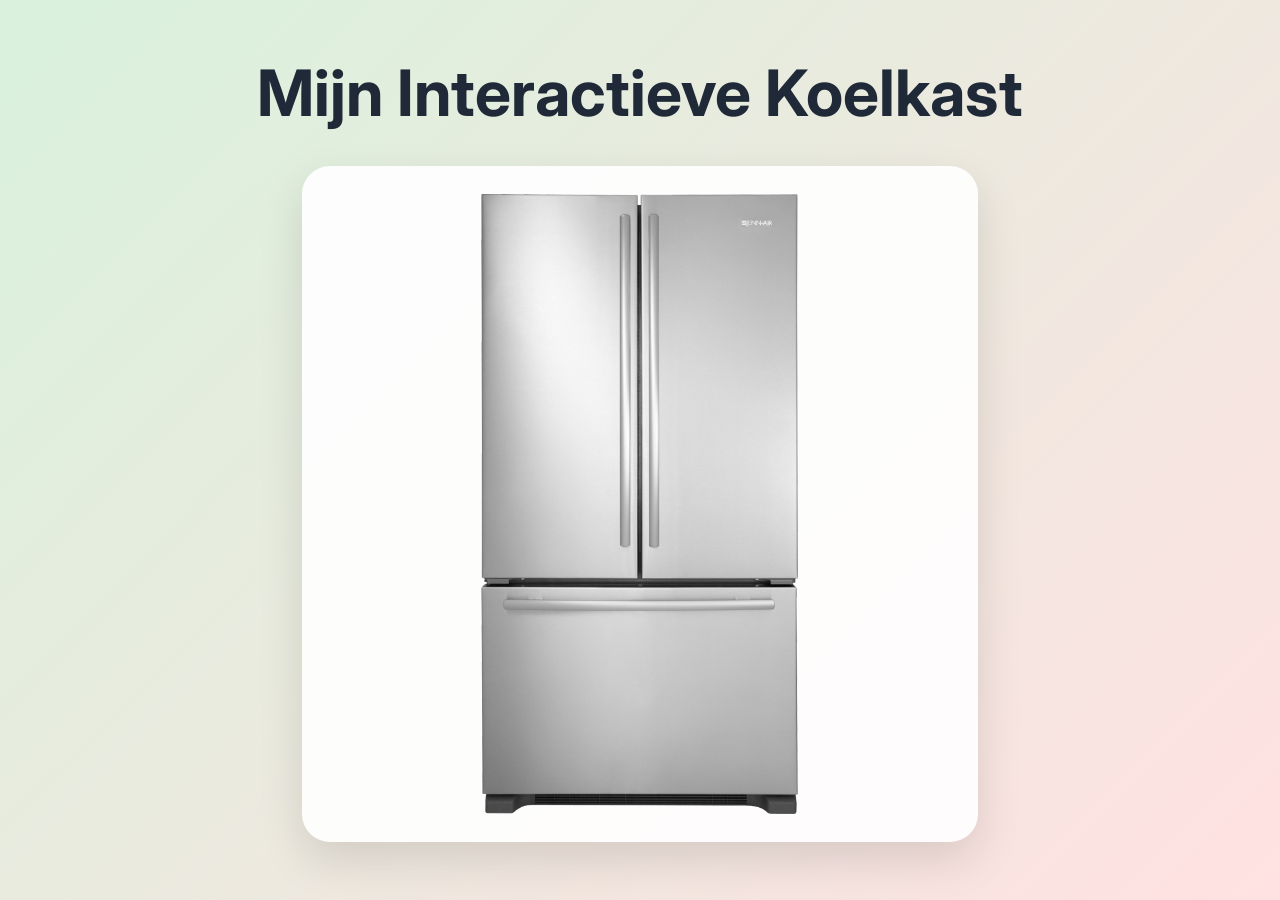
<file: index.html>
<!DOCTYPE html>
<html lang="nl">
<head>
    <link href="https://fonts.googleapis.com/css2?family=Inter:wght@400;600;700&display=swap" rel="stylesheet">
    <meta charset="UTF-8">
    <title>Interactieve Koelkast</title>
    <link rel="stylesheet" href="style.css">
</head>
<body class="home-page">

    <main class="home-content">
        <h1>Mijn Interactieve Koelkast</h1>

        <div class="fridge-container">
            <img id="fridge" src="koelkast_gesloten.png" alt="Koelkast">

            <div id="shelves" class="shelf">
                <img id="apple" src="appel.png" alt="Appel" onclick="openProduct('appel')">
                <img id="yoghurt" src="magere_yoghurt.jpg" alt="Magere Yoghurt" onclick="openProduct('yoghurt')">
                <img id="melk" src="melk.png" alt="Melk" onclick="openProduct('melk')">
                <img id="zalm" src="zalm.png" alt="Zalm" onclick="openProduct('zalm')">
                <img id="gehakt" src="gehakt.png" alt="Gehakt" onclick="openProduct('gehakt')">
            </div>
        </div>
    </main>

    <!-- Belangrijk: script onderaan + defer als je het in <head> zou zetten -->
    <script src="script.js"></script>
</body>
<body class="product-page yoghurt-page">
</html>
</file>
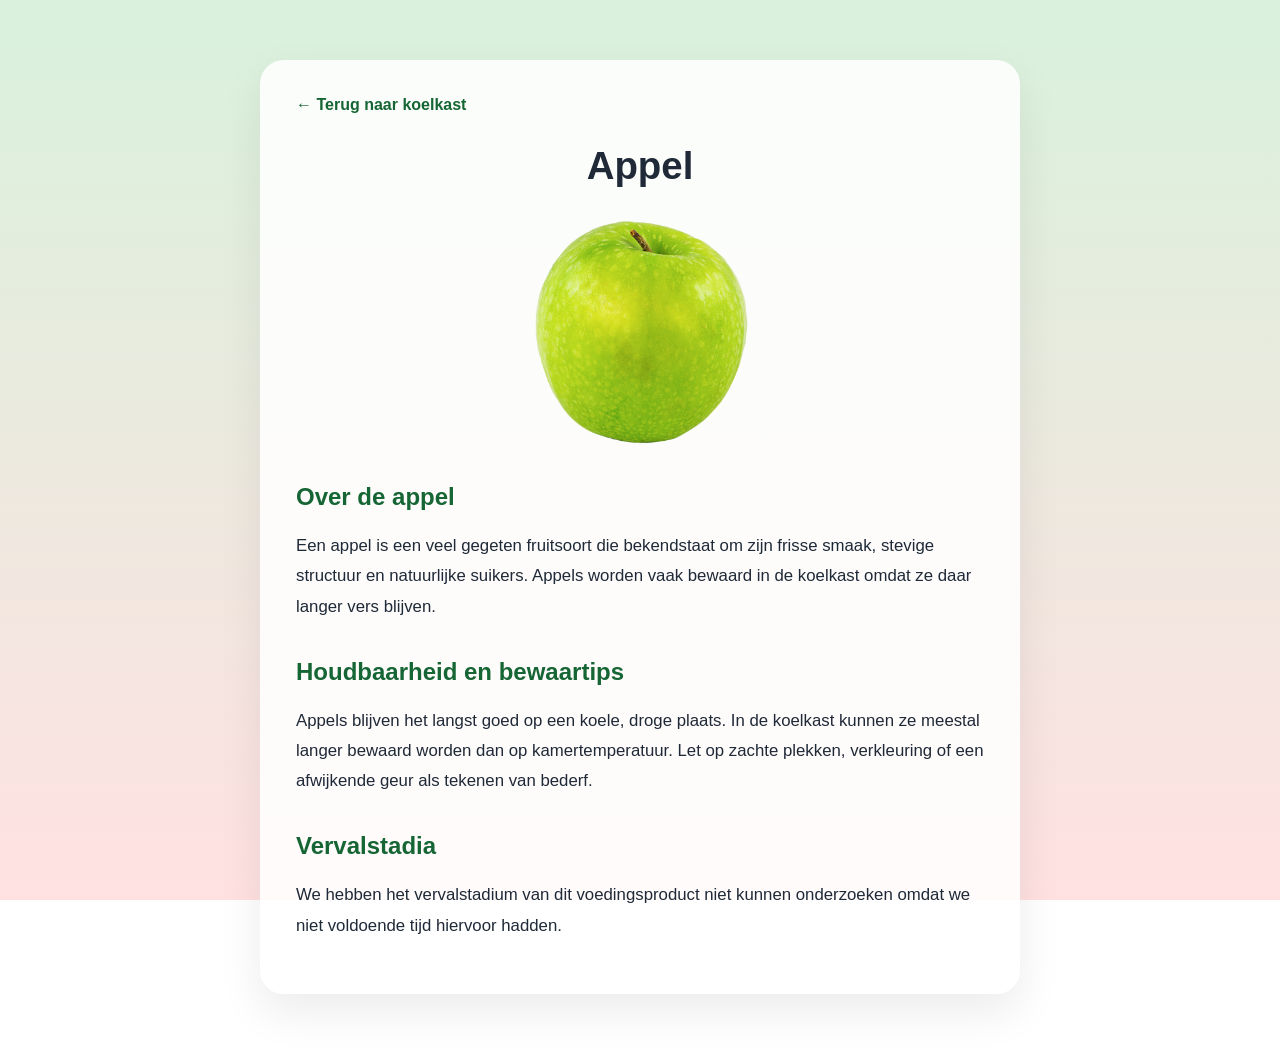
<file: product_appel.html>
<!DOCTYPE html>
<html lang="nl">
<head>
    <meta charset="UTF-8">
    <title>Appel - Productinfo</title>
    <link rel="stylesheet" href="style.css">
</head>
<body class="product-page appel-page">

    <main class="content">
        <a class="back-link" href="index.html">← Terug naar koelkast</a>

        <h1>Appel</h1>

        <img class="product-image" src="appel.png" alt="Appel">

        <section>
            <h2>Over de appel</h2>
            <p>
                Een appel is een veel gegeten fruitsoort die bekendstaat om zijn frisse smaak,
                stevige structuur en natuurlijke suikers. Appels worden vaak bewaard in de koelkast
                omdat ze daar langer vers blijven.
            </p>
        </section>

        <section>
            <h2>Houdbaarheid en bewaartips</h2>
            <p>
                Appels blijven het langst goed op een koele, droge plaats. In de koelkast kunnen ze
                meestal langer bewaard worden dan op kamertemperatuur. Let op zachte plekken,
                verkleuring of een afwijkende geur als tekenen van bederf.
            </p>
        </section>

        <section>
            <h2>Vervalstadia</h2>
            <p>
                We hebben het vervalstadium van dit voedingsproduct niet kunnen onderzoeken omdat we niet voldoende tijd hiervoor hadden.
            </p>
        </section>
    </main>

</body>
</html>
</file>
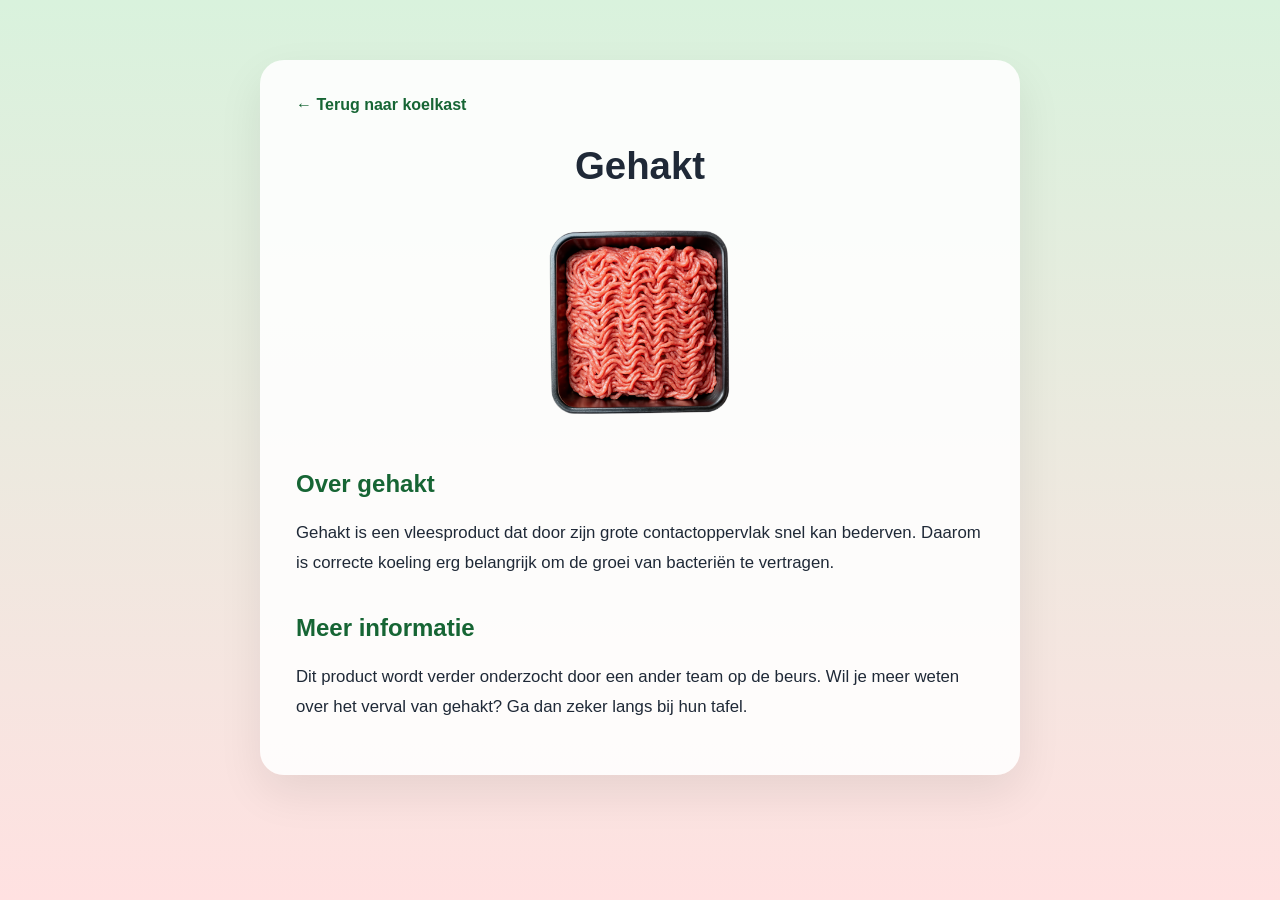
<file: product_gehakt.html>
<!DOCTYPE html>
<html lang="nl">
<head>
    <meta charset="UTF-8">
    <title>Gehakt - Productinfo</title>
    <link rel="stylesheet" href="style.css">
</head>
<body class="product-page gehakt-page">

    <main class="content">
        <a class="back-link" href="index.html">← Terug naar koelkast</a>

        <h1>Gehakt</h1>

        <img class="product-image" src="gehakt.png" alt="Gehakt">

        <section>
            <h2>Over gehakt</h2>
            <p>
                Gehakt is een vleesproduct dat door zijn grote contactoppervlak snel kan bederven.
                Daarom is correcte koeling erg belangrijk om de groei van bacteriën te vertragen.
            </p>
        </section>

        <section>
            <h2>Meer informatie</h2>
            <p>
                Dit product wordt verder onderzocht door een ander team op de beurs.
                Wil je meer weten over het verval van gehakt? Ga dan zeker langs bij hun tafel.
            </p>
        </section>
    </main>

</body>
</html>
</file>
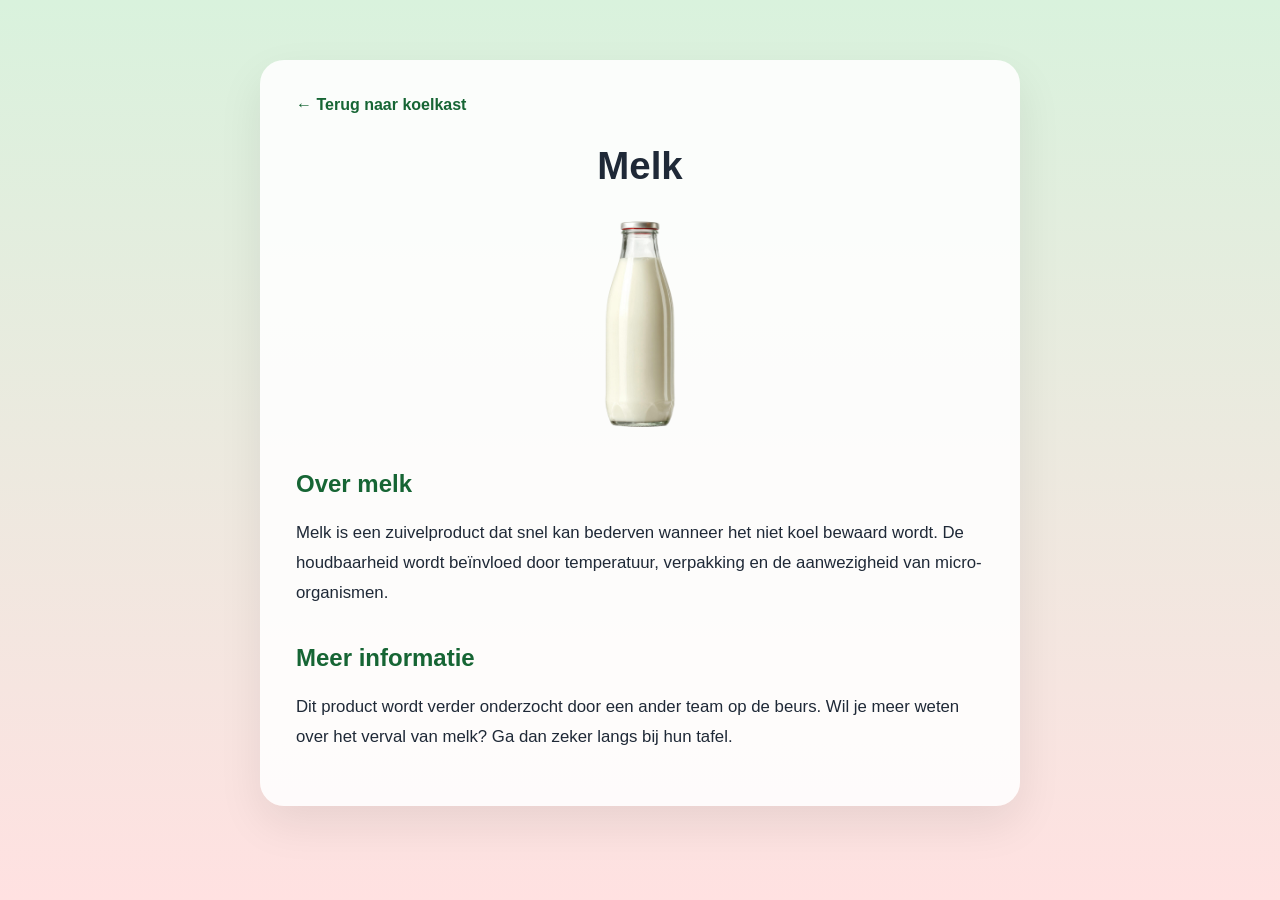
<file: product_melk.html>
<!DOCTYPE html>
<html lang="nl">
<head>
    <meta charset="UTF-8">
    <title>Melk - Productinfo</title>
    <link rel="stylesheet" href="style.css">
</head>
<body class="product-page melk-page">

    <main class="content">
        <a class="back-link" href="index.html">← Terug naar koelkast</a>

        <h1>Melk</h1>

        <img class="product-image" src="melk.png" alt="Melk">

        <section>
            <h2>Over melk</h2>
            <p>
                Melk is een zuivelproduct dat snel kan bederven wanneer het niet koel bewaard wordt.
                De houdbaarheid wordt beïnvloed door temperatuur, verpakking en de aanwezigheid van micro-organismen.
            </p>
        </section>

        <section>
            <h2>Meer informatie</h2>
            <p>
                Dit product wordt verder onderzocht door een ander team op de beurs.
                Wil je meer weten over het verval van melk? Ga dan zeker langs bij hun tafel.
            </p>
        </section>
    </main>

</body>
</html>
</file>
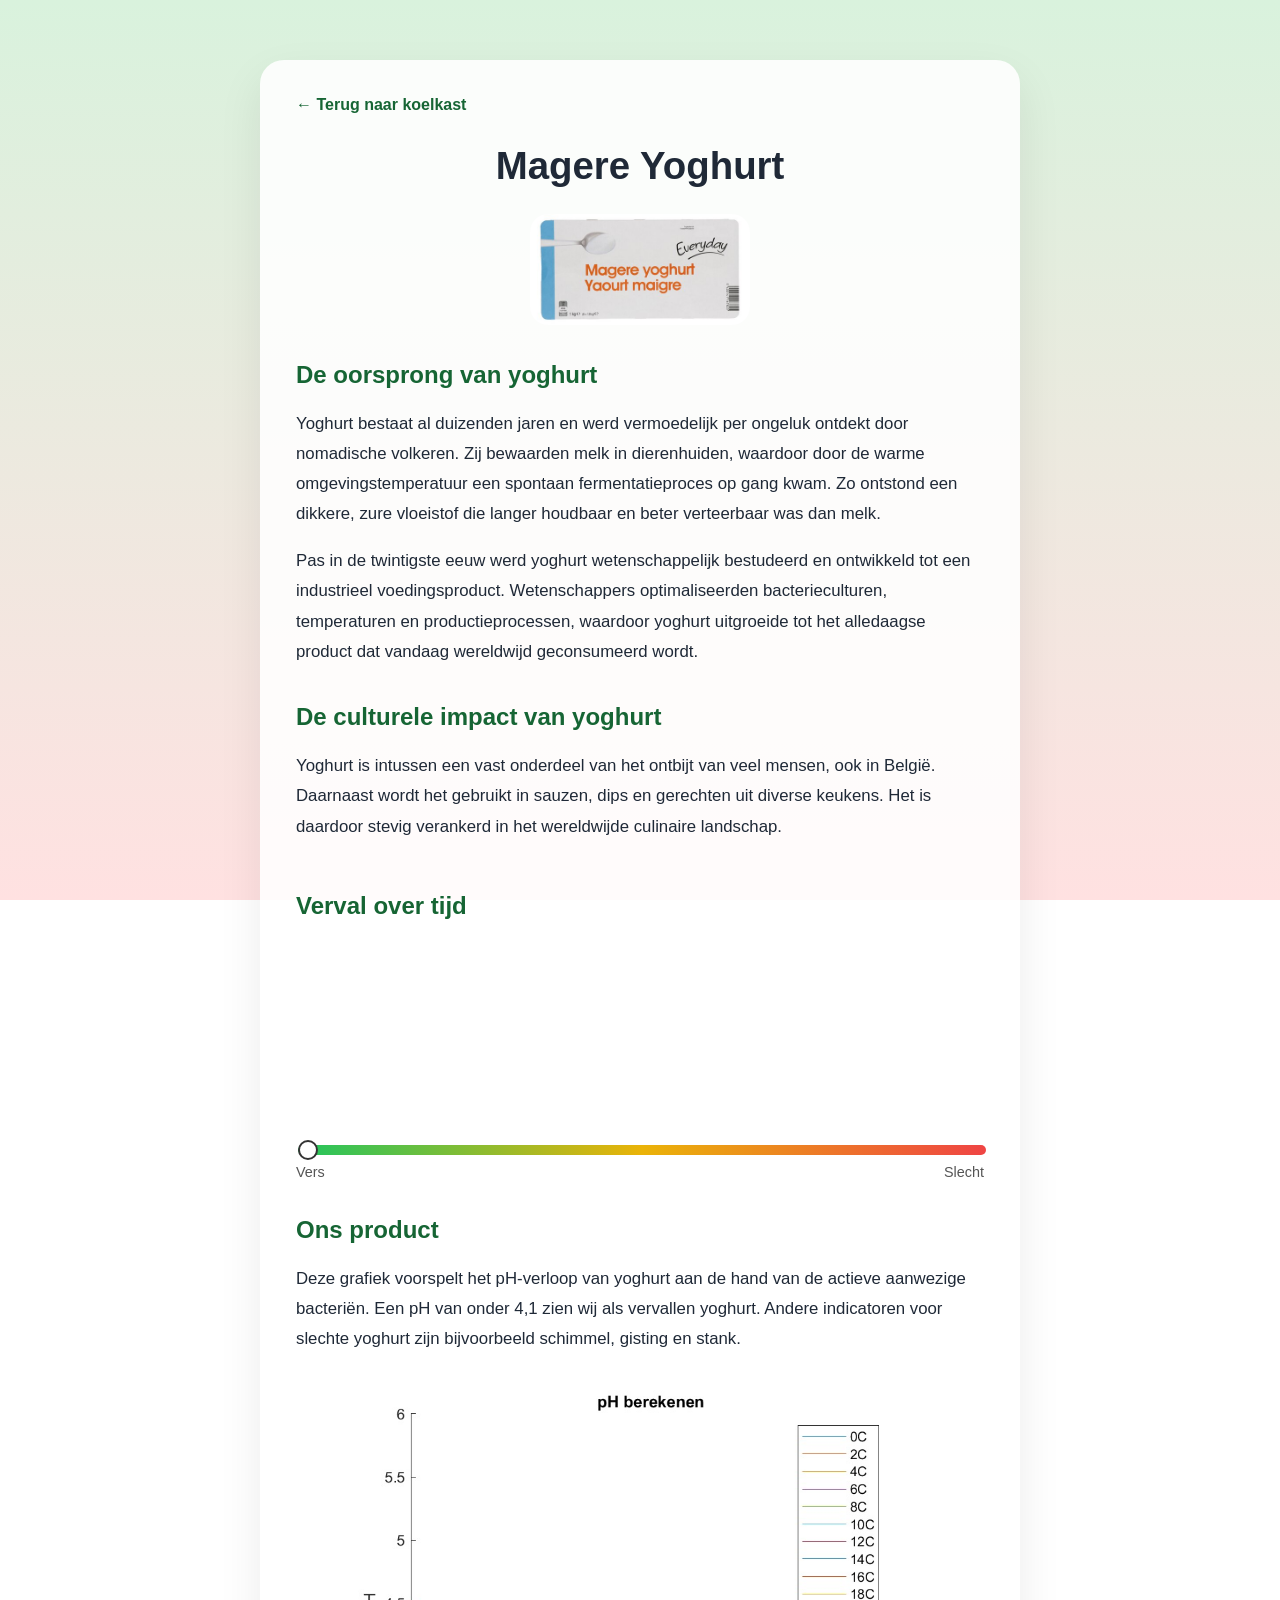
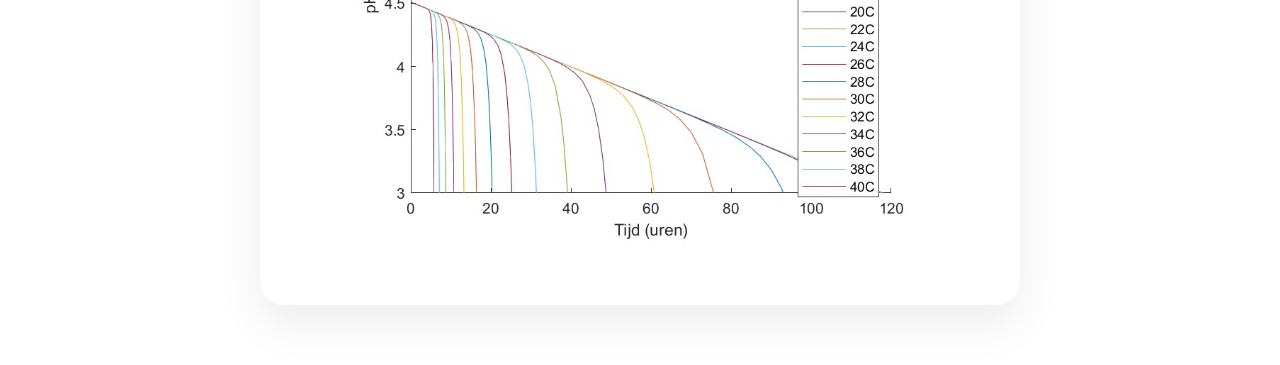
<file: product_yoghurt.html>
<!DOCTYPE html>
<html lang="nl">

<head>
    <meta charset="UTF-8">
    <title>Magere Yoghurt - Productinfo</title>
    <link rel="stylesheet" href="style.css">
</head>
<body class="product-page yoghurt-page">

    <main class="content">
        <a class="back-link" href="index.html">← Terug naar koelkast</a>

        <h1>Magere Yoghurt</h1>

        <img class="product-image" src="magere_yoghurt.jpg" alt="Magere Yoghurt">

        <section>
            <h2>De oorsprong van yoghurt</h2>
            <p>
                Yoghurt bestaat al duizenden jaren en werd vermoedelijk per ongeluk ontdekt door nomadische volkeren.
                Zij bewaarden melk in dierenhuiden, waardoor door de warme omgevingstemperatuur een spontaan fermentatieproces
                op gang kwam. Zo ontstond een dikkere, zure vloeistof die langer houdbaar en beter verteerbaar was dan melk.
            </p>
            <p>
                Pas in de twintigste eeuw werd yoghurt wetenschappelijk bestudeerd en ontwikkeld tot een industrieel
                voedingsproduct. Wetenschappers optimaliseerden bacterieculturen, temperaturen en productieprocessen,
                waardoor yoghurt uitgroeide tot het alledaagse product dat vandaag wereldwijd geconsumeerd wordt.
            </p>
        </section>

        <section>
            <h2>De culturele impact van yoghurt</h2>
            <p>
                Yoghurt is intussen een vast onderdeel van het ontbijt van veel mensen, ook in België. Daarnaast wordt het
                gebruikt in sauzen, dips en gerechten uit diverse keukens. Het is daardoor stevig verankerd in het wereldwijde
                culinaire landschap.
            </p>
        </section>
        <section class="timelapse-section">
            <h2>Verval over tijd</h2>
        
            <div class="video-card">
                <video id="timelapseVideo" src="yoghurt_timelapse.mp4"></video>
        
                <input type="range" id="timeSlider" min="0" value="0" step="0.01">
        
                <div class="labels">
                    <span>Vers</span>
                    <span>Slecht</span>
                </div>
            </div>
        </section>
        <section>
            <h2>Ons product</h2>
            <p>
                Deze grafiek voorspelt het pH-verloop van yoghurt aan de hand van de actieve aanwezige bacteriën.
                Een pH van onder 4,1 zien wij als vervallen yoghurt. Andere indicatoren voor slechte yoghurt zijn
                bijvoorbeeld schimmel, gisting en stank.
            </p>

            <img class="graph-image" src="grafiekverval.jpeg" alt="Grafiek van het verval van yoghurt">
        </section>
    </main>
<script src="script.js"></script>
</body>
</html>
</file>
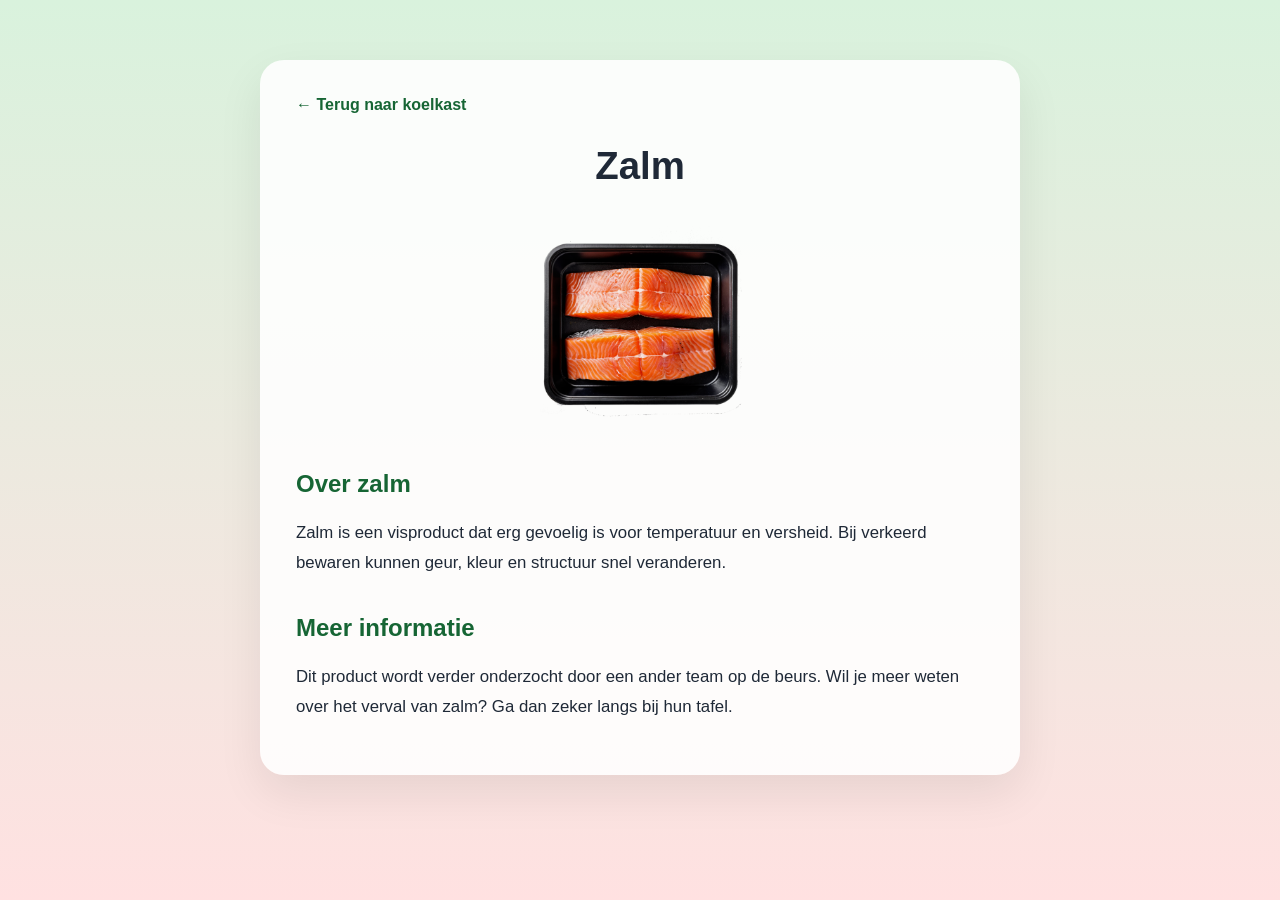
<file: product_zalm.html>
<!DOCTYPE html>
<html lang="nl">
<head>
    <meta charset="UTF-8">
    <title>Zalm - Productinfo</title>
    <link rel="stylesheet" href="style.css">
</head>
<body class="product-page zalm-page">

    <main class="content">
        <a class="back-link" href="index.html">← Terug naar koelkast</a>

        <h1>Zalm</h1>

        <img class="product-image" src="zalm.png" alt="Zalm">

        <section>
            <h2>Over zalm</h2>
            <p>
                Zalm is een visproduct dat erg gevoelig is voor temperatuur en versheid.
                Bij verkeerd bewaren kunnen geur, kleur en structuur snel veranderen.
            </p>
        </section>

        <section>
            <h2>Meer informatie</h2>
            <p>
                Dit product wordt verder onderzocht door een ander team op de beurs.
                Wil je meer weten over het verval van zalm? Ga dan zeker langs bij hun tafel.
            </p>
        </section>
    </main>

</body>
</html>
</file>
<file: style.css>
* {
    box-sizing: border-box;
}

body {
    margin: 0;
    min-height: 100vh;
    font-family: "Inter", Arial, sans-serif;
    background: linear-gradient(135deg, #d9f2dd 0%, #ffe1e1 100%);
    background-attachment: fixed;
    color: #1f2937;
}

/* Hoofdpagina */
.home-page {
    min-height: 100vh;
    display: flex;
    justify-content: center;
    align-items: center;
    text-align: center;
    padding: 40px 20px;
}

.home-content {
    width: 100%;
    max-width: 900px;
}

.home-content h1 {
    font-size: clamp(2.2rem, 6vw, 4rem);
    margin: 0 0 35px;
}

.fridge-container {
    position: relative;
    display: inline-block;
    padding: 28px;
    background: rgba(255, 255, 255, 0.9);
    border-radius: 28px;
    box-shadow: 0 18px 45px rgba(0, 0, 0, 0.12);
}

#fridge {
    display: block;
    width: min(72vw, 620px);
    border-radius: 14px;
    cursor: pointer;
    transition: transform 0.25s ease;
}

#fridge:hover {
    transform: scale(1.02);
}

/* Producten in de koelkast */
.shelf {
    position: absolute;
    inset: 28px;
    display: none;
}

.shelf img {
    position: absolute;
    cursor: pointer;
    transition: transform 0.2s ease;
    transform: translate(-50%, -50%);
}

.shelf img:hover {
    transform: translate(-50%, -50%) scale(1.08);
}

#apple {
    top: 18%;
    left: 70%;
    width: 13%;
}

#melk {
    top: 14%;
    left: 40%;
    width: 25%;
}

#yoghurt {
    top: 42%;
    left: 38%;
    width: 24%;
}

#zalm {
    top: 66%;
    left: 56%;
    width: 24%;
}

#gehakt {
    top: 65%;
    left: 25%;
    width: 22%;
}

/* Productpagina's */
.product-page {
    padding: 60px 20px;
    text-align: left;
    background: linear-gradient(to bottom, #d9f2dd 0%, #ffe1e1 100%);
    background-attachment: fixed;
}

.content {
    max-width: 760px;
    margin: 0 auto;
    padding: 36px;
    background: rgba(255, 255, 255, 0.88);
    border-radius: 24px;
    box-shadow: 0 18px 45px rgba(0, 0, 0, 0.08);
}

.content h1 {
    text-align: center;
    font-size: 2.4rem;
    margin-top: 20px;
}

.content h2 {
    margin-top: 36px;
    color: #166534;
}

.content p {
    font-size: 1.05rem;
    line-height: 1.8;
}

.product-image {
    display: block;
    width: 220px;
    max-width: 100%;
    margin: 25px auto;
    border-radius: 18px;
}

.graph-image {
    display: block;
    width: 100%;
    max-width: 620px;
    margin: 25px auto;
    border-radius: 18px;
}

.back-link {
    display: inline-block;
    color: #166534;
    text-decoration: none;
    font-weight: 600;
    margin-bottom: 10px;
}

.back-link:hover {
    text-decoration: underline;
}
.timelapse-section {
    margin-top: 50px;
}

.video-card video {
    width: 100% !important;
    max-width: 350px !important;
    height: auto;
    display: block;
    margin: 0 auto 20px;
}

video {
    width: 100%;
    max-width: 380px;
    border-radius: 14px;
    margin-bottom: 20px;
}

/* SLIDER */
#timeSlider {
    width: 100%;
    margin-top: 10px;

    appearance: none;
    height: 10px;
    border-radius: 10px;

    background: linear-gradient(
        to right,
        #22c55e,
        #eab308,
        #ef4444
    );
}

/* Slider bolletje */
#timeSlider::-webkit-slider-thumb {
    appearance: none;
    width: 20px;
    height: 20px;
    border-radius: 50%;
    background: white;
    border: 2px solid #333;
    cursor: pointer;
}

.labels {
    display: flex;
    justify-content: space-between;
    font-size: 0.9rem;
    margin-top: 5px;
    color: #555;
}
/* Kleinere schermen */
@media (max-width: 600px) {
    .fridge-container {
        padding: 18px;
        border-radius: 22px;
    }

    .shelf {
        inset: 18px;
    }

    #fridge {
        width: 86vw;
    }

    .content {
        padding: 24px;
    }
}
.product-page .product-image {
    display: block;
    width: 220px;
    max-width: 100%;
    height: auto;
    object-fit: contain;
    margin: 25px auto;
    border-radius: 18px;
}

.product-page .graph-image {
    display: block;
    width: 100%;
    max-width: 620px;
    height: auto;
    margin: 25px auto;
    border-radius: 18px;
}
.shelf {
    pointer-events: none;
}

.shelf img {
    pointer-events: auto;
}
</file>
